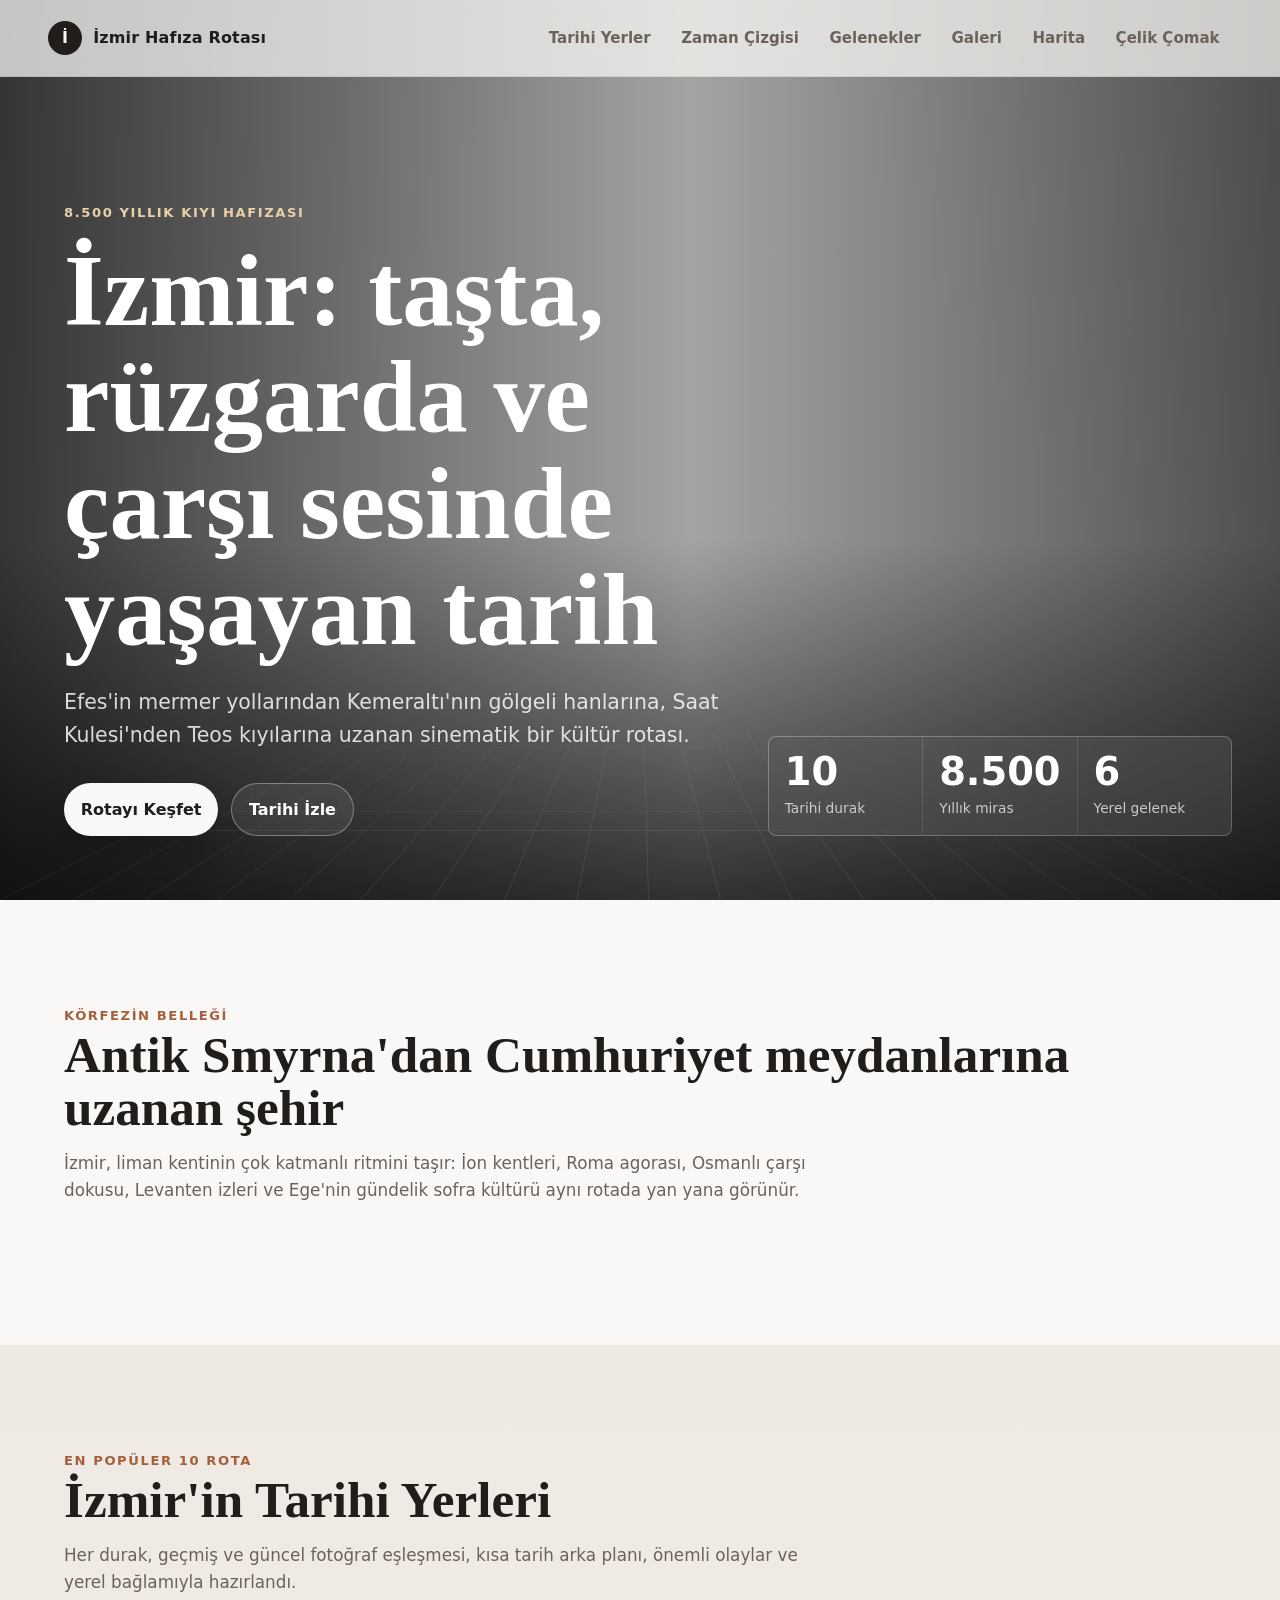
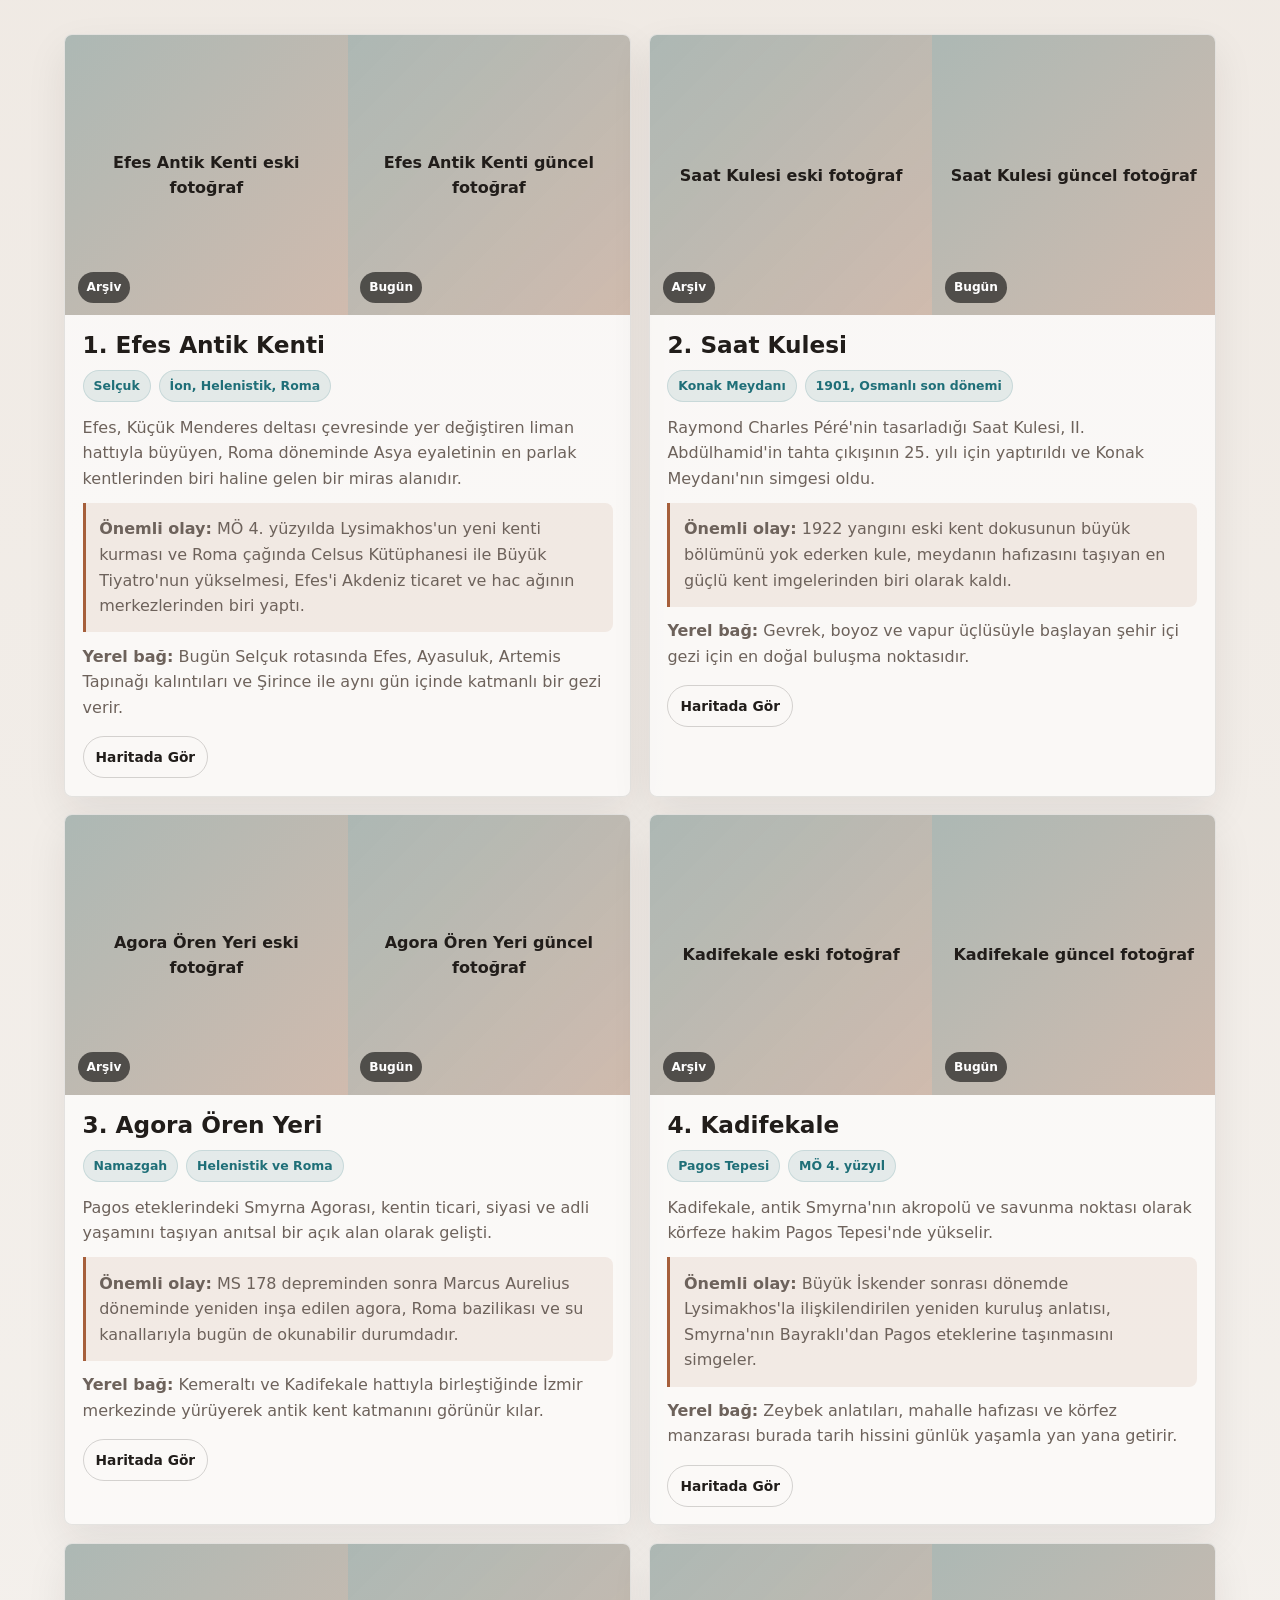
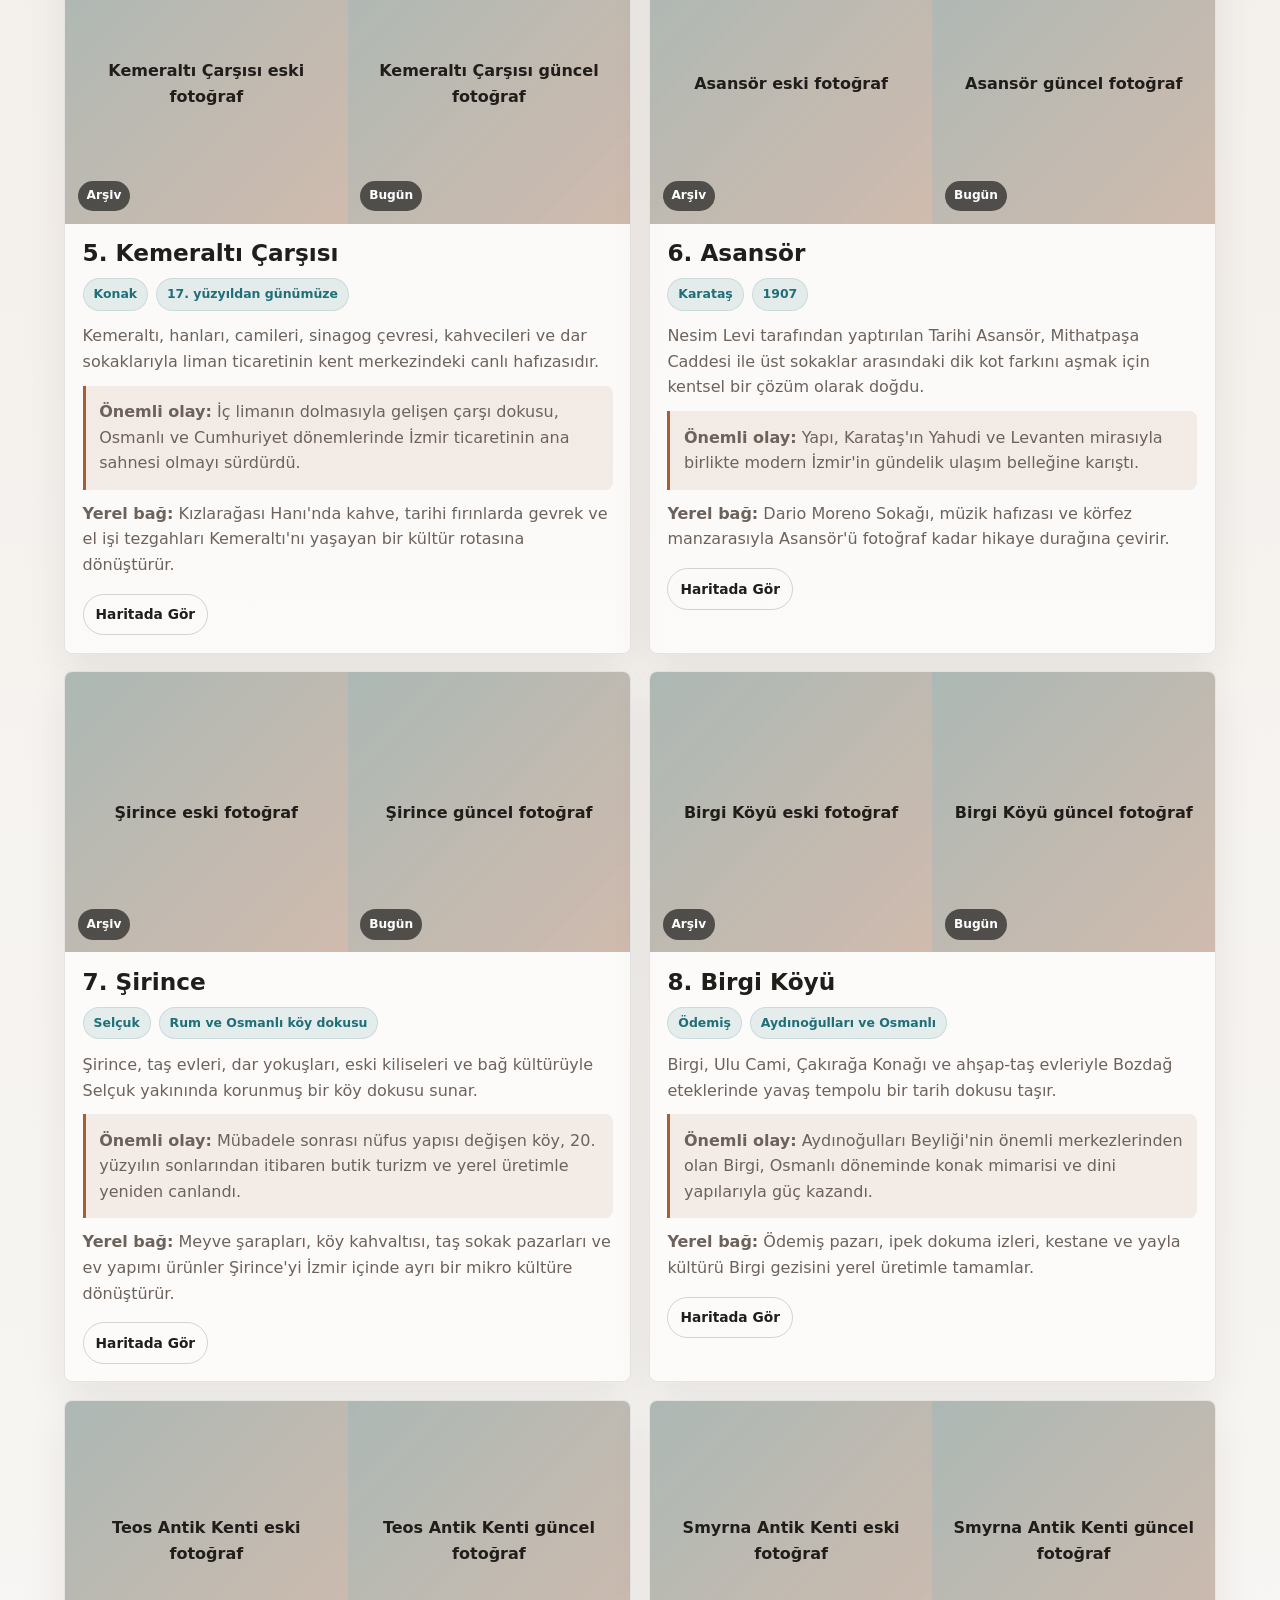
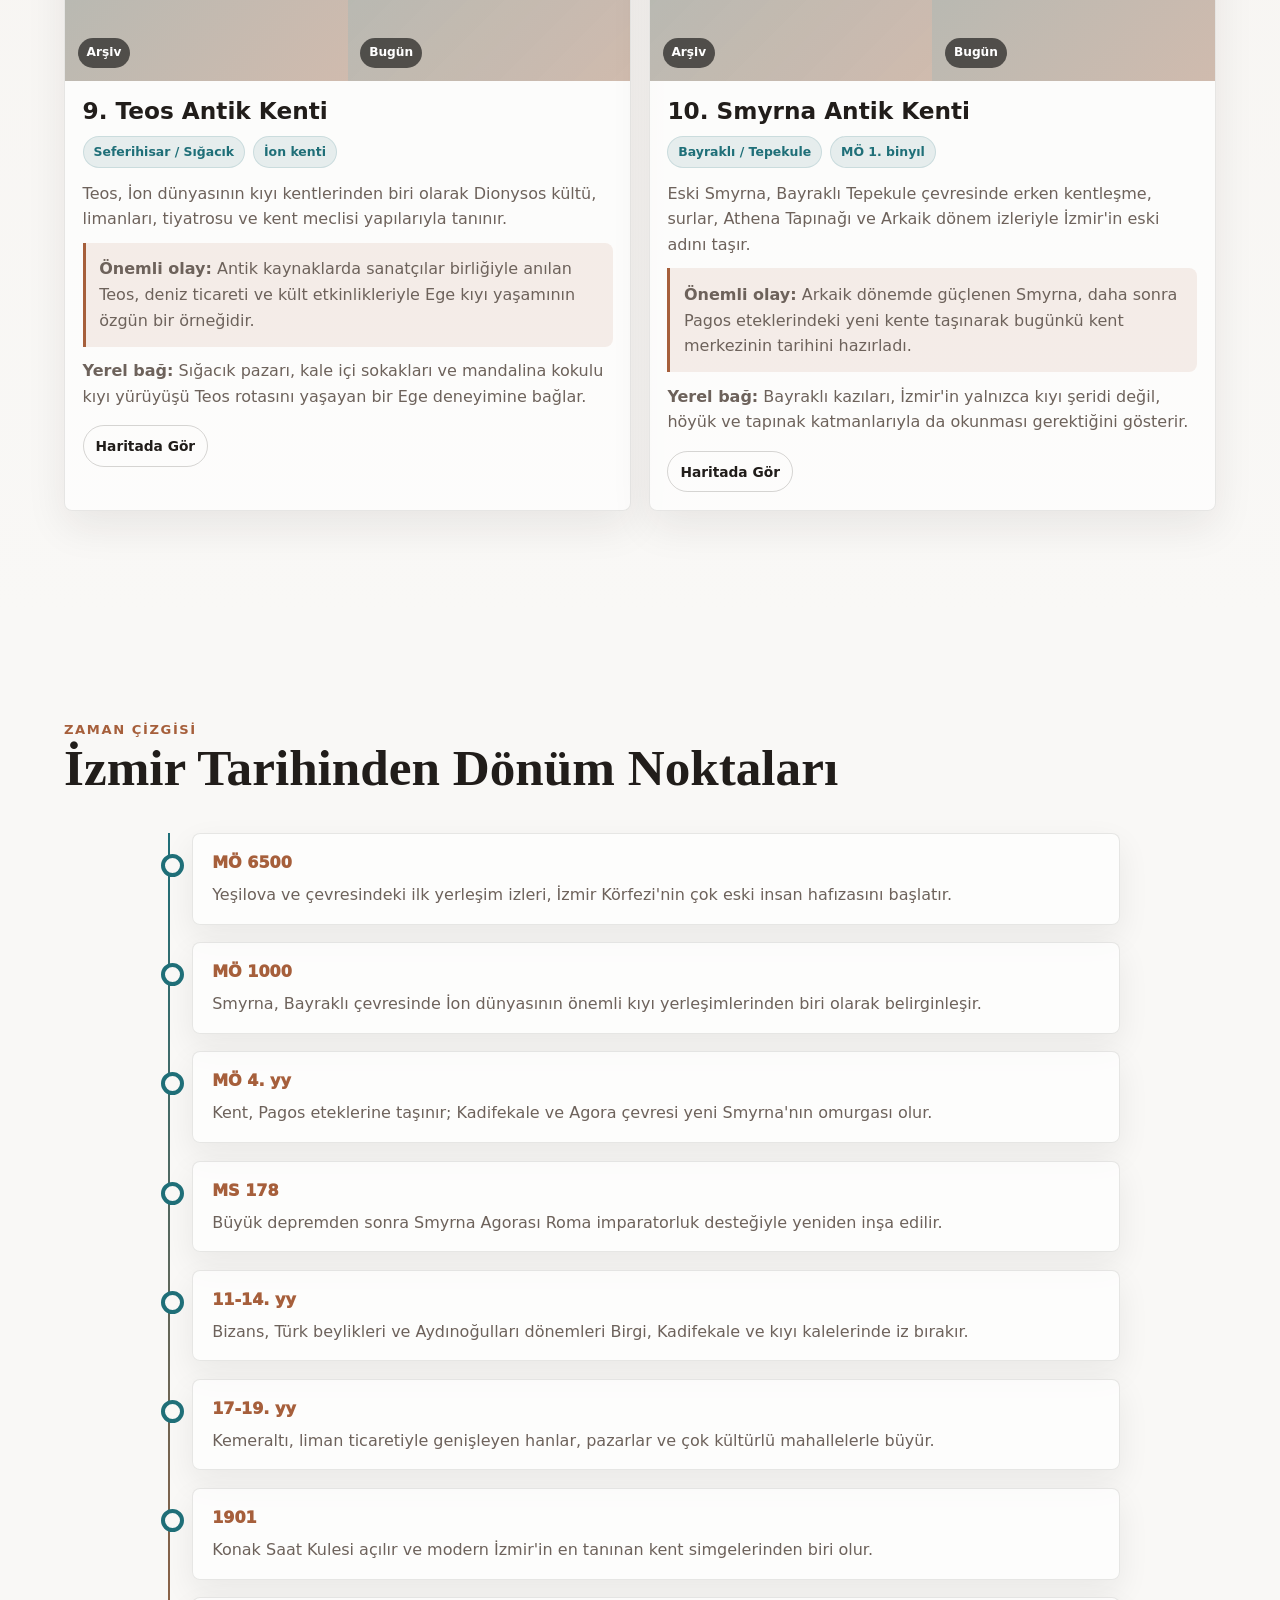
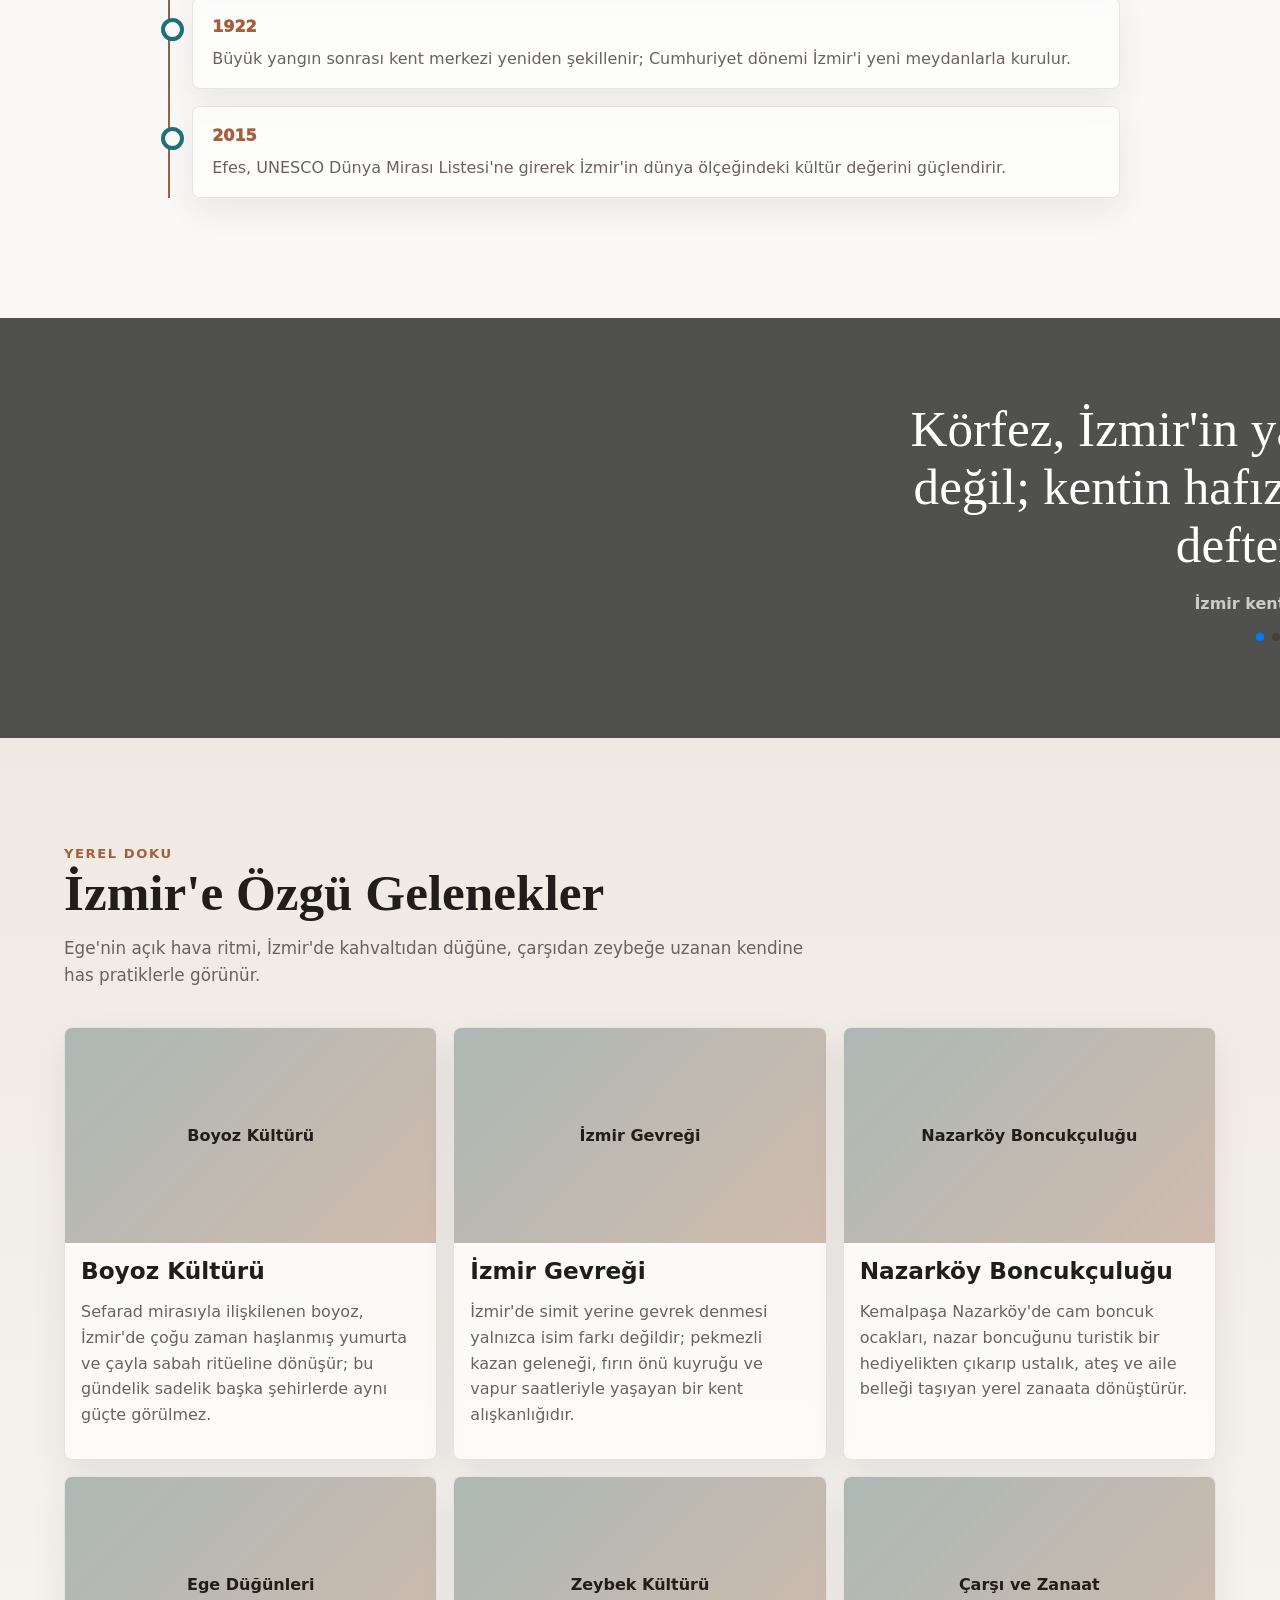
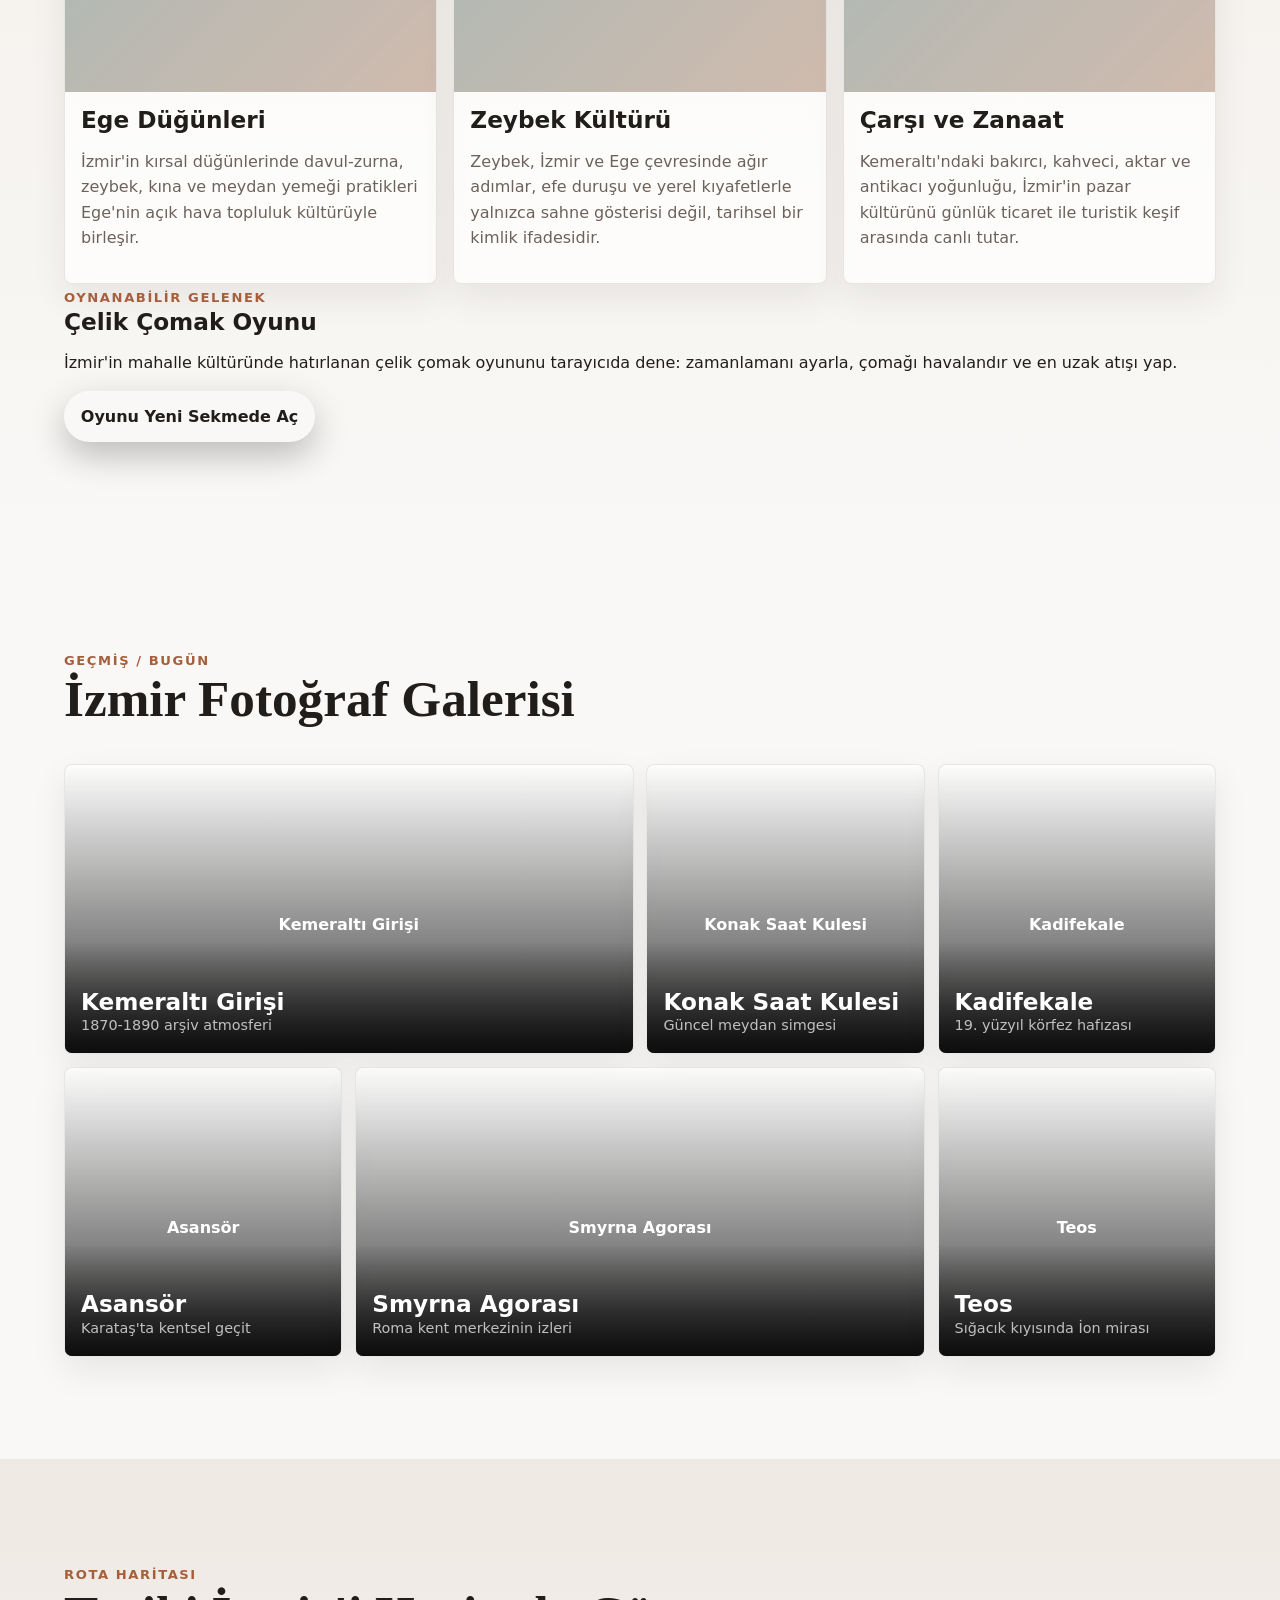
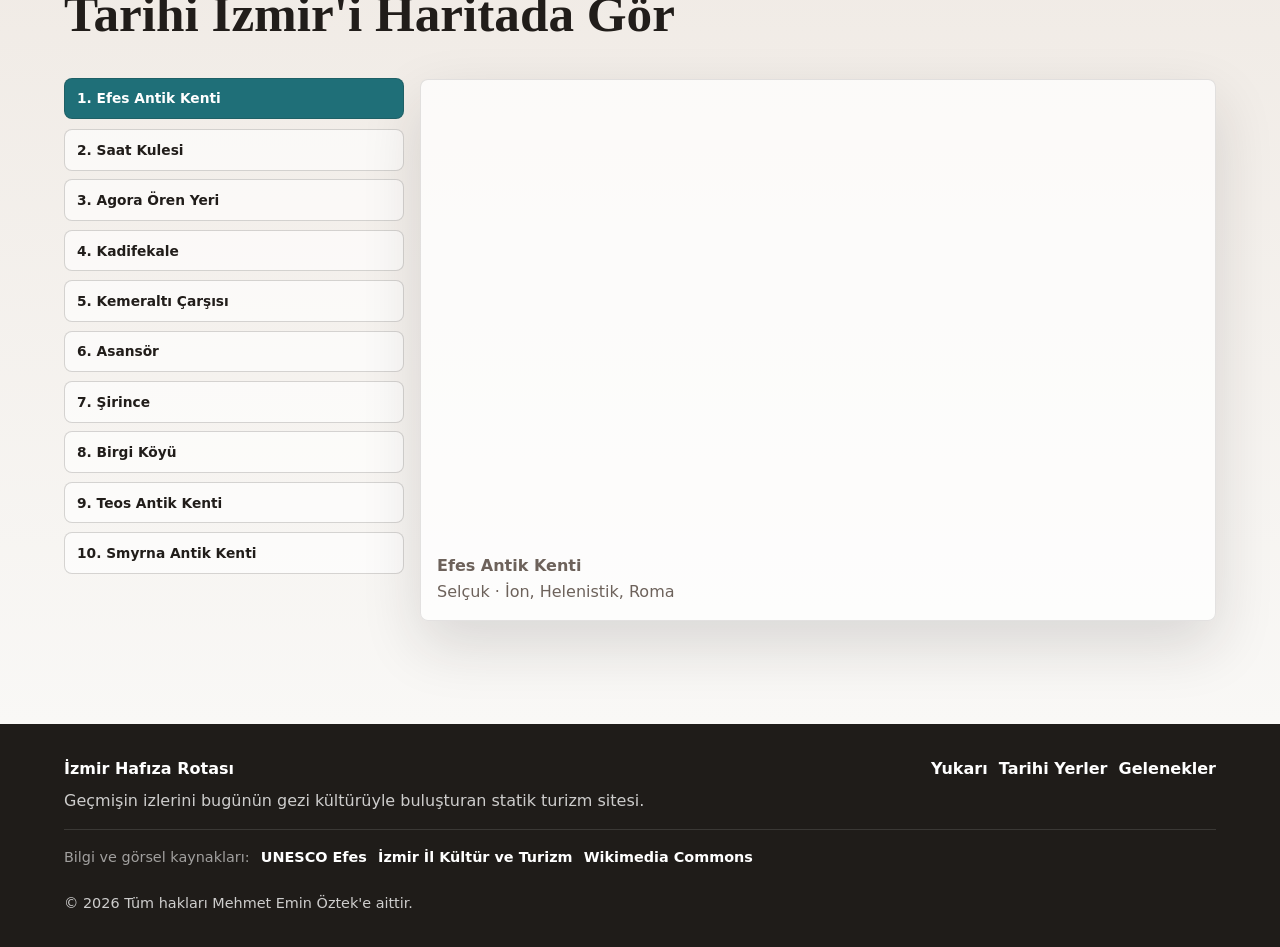
<file: index.html>
<!DOCTYPE html>
<html lang="tr">
  <head>
    <meta charset="UTF-8" />
    <meta name="viewport" content="width=device-width, initial-scale=1.0" />
    <title>İzmir Tarihi Yerler ve Kültür Rehberi</title>
    <meta
      name="description"
      content="İzmir'in en popüler tarihi yerleri, antik kentleri, yerel gelenekleri ve geçmişten bugüne fotoğraf karşılaştırmalarıyla modern turizm rehberi."
    />
    <meta
      name="keywords"
      content="İzmir tarihi yerler, İzmir turistik mekanlar, Efes Antik Kenti, İzmir gezi rehberi, İzmir tarihi, İzmir kültürü"
    />
    <meta name="author" content="Onur Arda Özcan" />
    <meta property="og:title" content="İzmir Tarihi Yerler ve Kültür Rehberi" />
    <meta
      property="og:description"
      content="Efes'ten Kemeraltı'na, Kadifekale'den Teos'a uzanan sinematik İzmir tarihi ve kültür deneyimi."
    />
    <meta property="og:type" content="website" />
    <meta name="theme-color" content="#EFE9E3" />

    <link rel="preconnect" href="https://commons.wikimedia.org" />
    <link rel="preconnect" href="https://cdn.jsdelivr.net" />
    <link rel="stylesheet" href="https://cdn.jsdelivr.net/npm/aos@2.3.4/dist/aos.css" />
    <link rel="stylesheet" href="https://cdn.jsdelivr.net/npm/swiper@11/swiper-bundle.min.css" />
    <link rel="stylesheet" href="style.css" />
  </head>
  <body>
    <div class="scroll-progress" aria-hidden="true"></div>

    <div class="loader" aria-label="Sayfa yükleniyor">
      <div class="loader-mark">
        <div class="sun"></div>
        <div class="skyline">
          <span></span><span></span><span></span><span></span><span></span>
        </div>
      </div>
      <p>İzmir'in katmanları açılıyor</p>
    </div>

    <header class="site-header" id="top">
      <a class="brand" href="#top" aria-label="Ana sayfa">
        <span class="brand-mark">İ</span>
        <span>İzmir Hafıza Rotası</span>
      </a>
      <button class="nav-toggle" aria-label="Menüyü aç" aria-expanded="false">
        <span></span><span></span><span></span>
      </button>
      <nav class="main-nav" aria-label="Ana menü">
        <a href="#yerler">Tarihi Yerler</a>
        <a href="#zaman">Zaman Çizgisi</a>
        <a href="#gelenekler">Gelenekler</a>
        <a href="#galeri">Galeri</a>
        <a href="#harita">Harita</a>
        <a href="Gme.html" target="_blank" rel="noreferrer">Çelik Çomak</a>
      </nav>
    </header>

    <main>
      <section class="hero" aria-labelledby="hero-title">
        <div class="hero-media" aria-hidden="true"></div>
        <div class="hero-overlay"></div>
        <div class="ambient-lines" aria-hidden="true"></div>
        <div class="hero-content">
          <p class="eyebrow" data-aos="fade-up">8.500 yıllık kıyı hafızası</p>
          <h1 id="hero-title" data-aos="fade-up" data-aos-delay="120">
            İzmir: taşta, rüzgarda ve çarşı sesinde yaşayan tarih
          </h1>
          <p class="hero-copy" data-aos="fade-up" data-aos-delay="240">
            Efes'in mermer yollarından Kemeraltı'nın gölgeli hanlarına, Saat Kulesi'nden
            Teos kıyılarına uzanan sinematik bir kültür rotası.
          </p>
          <div class="hero-actions" data-aos="fade-up" data-aos-delay="360">
            <a class="button primary" href="#yerler">Rotayı Keşfet</a>
            <a class="button ghost" href="#zaman">Tarihi İzle</a>
          </div>
        </div>
        <div class="hero-stats" data-aos="fade-left" data-aos-delay="420">
          <div><strong class="counter" data-target="10">0</strong><span>Tarihi durak</span></div>
          <div><strong class="counter" data-target="8500">0</strong><span>Yıllık miras</span></div>
          <div><strong class="counter" data-target="6">0</strong><span>Yerel gelenek</span></div>
        </div>
      </section>

      <section class="intro section-pad">
        <div class="section-heading" data-aos="fade-up">
          <span class="section-kicker">Körfezin belleği</span>
          <h2>Antik Smyrna'dan Cumhuriyet meydanlarına uzanan şehir</h2>
          <p>
            İzmir, liman kentinin çok katmanlı ritmini taşır: İon kentleri, Roma agorası,
            Osmanlı çarşı dokusu, Levanten izleri ve Ege'nin gündelik sofra kültürü aynı
            rotada yan yana görünür.
          </p>
        </div>
      </section>

      <section class="places section-pad" id="yerler" aria-labelledby="places-title">
        <div class="section-heading" data-aos="fade-up">
          <span class="section-kicker">En popüler 10 rota</span>
          <h2 id="places-title">İzmir'in Tarihi Yerleri</h2>
          <p>
            Her durak, geçmiş ve güncel fotoğraf eşleşmesi, kısa tarih arka planı,
            önemli olaylar ve yerel bağlamıyla hazırlandı.
          </p>
        </div>
        <div class="place-grid" id="placeGrid"></div>
      </section>

      <section class="timeline-section section-pad" id="zaman" aria-labelledby="timeline-title">
        <div class="section-heading" data-aos="fade-up">
          <span class="section-kicker">Zaman çizgisi</span>
          <h2 id="timeline-title">İzmir Tarihinden Dönüm Noktaları</h2>
        </div>
        <div class="timeline" id="timeline"></div>
      </section>

      <section class="quote-section" aria-label="Tarihi alıntılar">
        <div class="quote-bg"></div>
        <div class="quote-wrap" data-aos="zoom-in">
          <div class="swiper quote-swiper">
            <div class="swiper-wrapper" id="quoteSlides"></div>
            <div class="swiper-pagination"></div>
          </div>
        </div>
      </section>

      <section class="traditions section-pad" id="gelenekler" aria-labelledby="traditions-title">
        <div class="section-heading" data-aos="fade-up">
          <span class="section-kicker">Yerel doku</span>
          <h2 id="traditions-title">İzmir'e Özgü Gelenekler</h2>
          <p>
            Ege'nin açık hava ritmi, İzmir'de kahvaltıdan düğüne, çarşıdan zeybeğe
            uzanan kendine has pratiklerle görünür.
          </p>
        </div>
        <div class="tradition-grid" id="traditionGrid"></div>
        <div class="game-promo" data-aos="fade-up">
          <div>
            <span class="section-kicker">Oynanabilir gelenek</span>
            <h3>Çelik Çomak Oyunu</h3>
            <p>
              İzmir'in mahalle kültüründe hatırlanan çelik çomak oyununu tarayıcıda dene:
              zamanlamanı ayarla, çomağı havalandır ve en uzak atışı yap.
            </p>
          </div>
          <a class="button primary" href="Gme.html" target="_blank" rel="noreferrer">Oyunu Yeni Sekmede Aç</a>
        </div>
      </section>

      <section class="gallery section-pad" id="galeri" aria-labelledby="gallery-title">
        <div class="section-heading" data-aos="fade-up">
          <span class="section-kicker">Geçmiş / bugün</span>
          <h2 id="gallery-title">İzmir Fotoğraf Galerisi</h2>
        </div>
        <div class="gallery-grid" id="galleryGrid"></div>
      </section>

      <section class="map-section section-pad" id="harita" aria-labelledby="map-title">
        <div class="section-heading" data-aos="fade-up">
          <span class="section-kicker">Rota haritası</span>
          <h2 id="map-title">Tarihi İzmir'i Haritada Gör</h2>
        </div>
        <div class="map-layout" data-aos="fade-up">
          <div class="map-list" id="mapList"></div>
          <div class="map-frame">
            <iframe
              id="mapFrame"
              title="İzmir tarihi yerler haritası"
              loading="lazy"
              referrerpolicy="no-referrer-when-downgrade"
            ></iframe>
            <div class="map-caption" id="mapCaption"></div>
          </div>
        </div>
      </section>
    </main>

    <footer class="site-footer">
      <div>
        <strong>İzmir Hafıza Rotası</strong>
        <p>Geçmişin izlerini bugünün gezi kültürüyle buluşturan statik turizm sitesi.</p>
      </div>
      <div class="footer-links">
        <a href="#top">Yukarı</a>
        <a href="#yerler">Tarihi Yerler</a>
        <a href="#gelenekler">Gelenekler</a>
      </div>
      <div class="footer-sources">
        <span>Bilgi ve görsel kaynakları:</span>
        <a href="https://whc.unesco.org/en/list/1018/" target="_blank" rel="noreferrer">UNESCO Efes</a>
        <a href="https://izmir.ktb.gov.tr/EN-239243/historical-and-cultural-places.html" target="_blank" rel="noreferrer">İzmir İl Kültür ve Turizm</a>
        <a href="https://commons.wikimedia.org/" target="_blank" rel="noreferrer">Wikimedia Commons</a>
      </div>
      <p class="copyright">© 2026 Tüm hakları Mehmet Emin Öztek'e aittir.</p>
    </footer>

    <script src="https://cdn.jsdelivr.net/npm/gsap@3.12.5/dist/gsap.min.js"></script>
    <script src="https://cdn.jsdelivr.net/npm/aos@2.3.4/dist/aos.js"></script>
    <script src="https://cdn.jsdelivr.net/npm/swiper@11/swiper-bundle.min.js"></script>
    <script src="script.js"></script>
  </body>
</html>
</file>
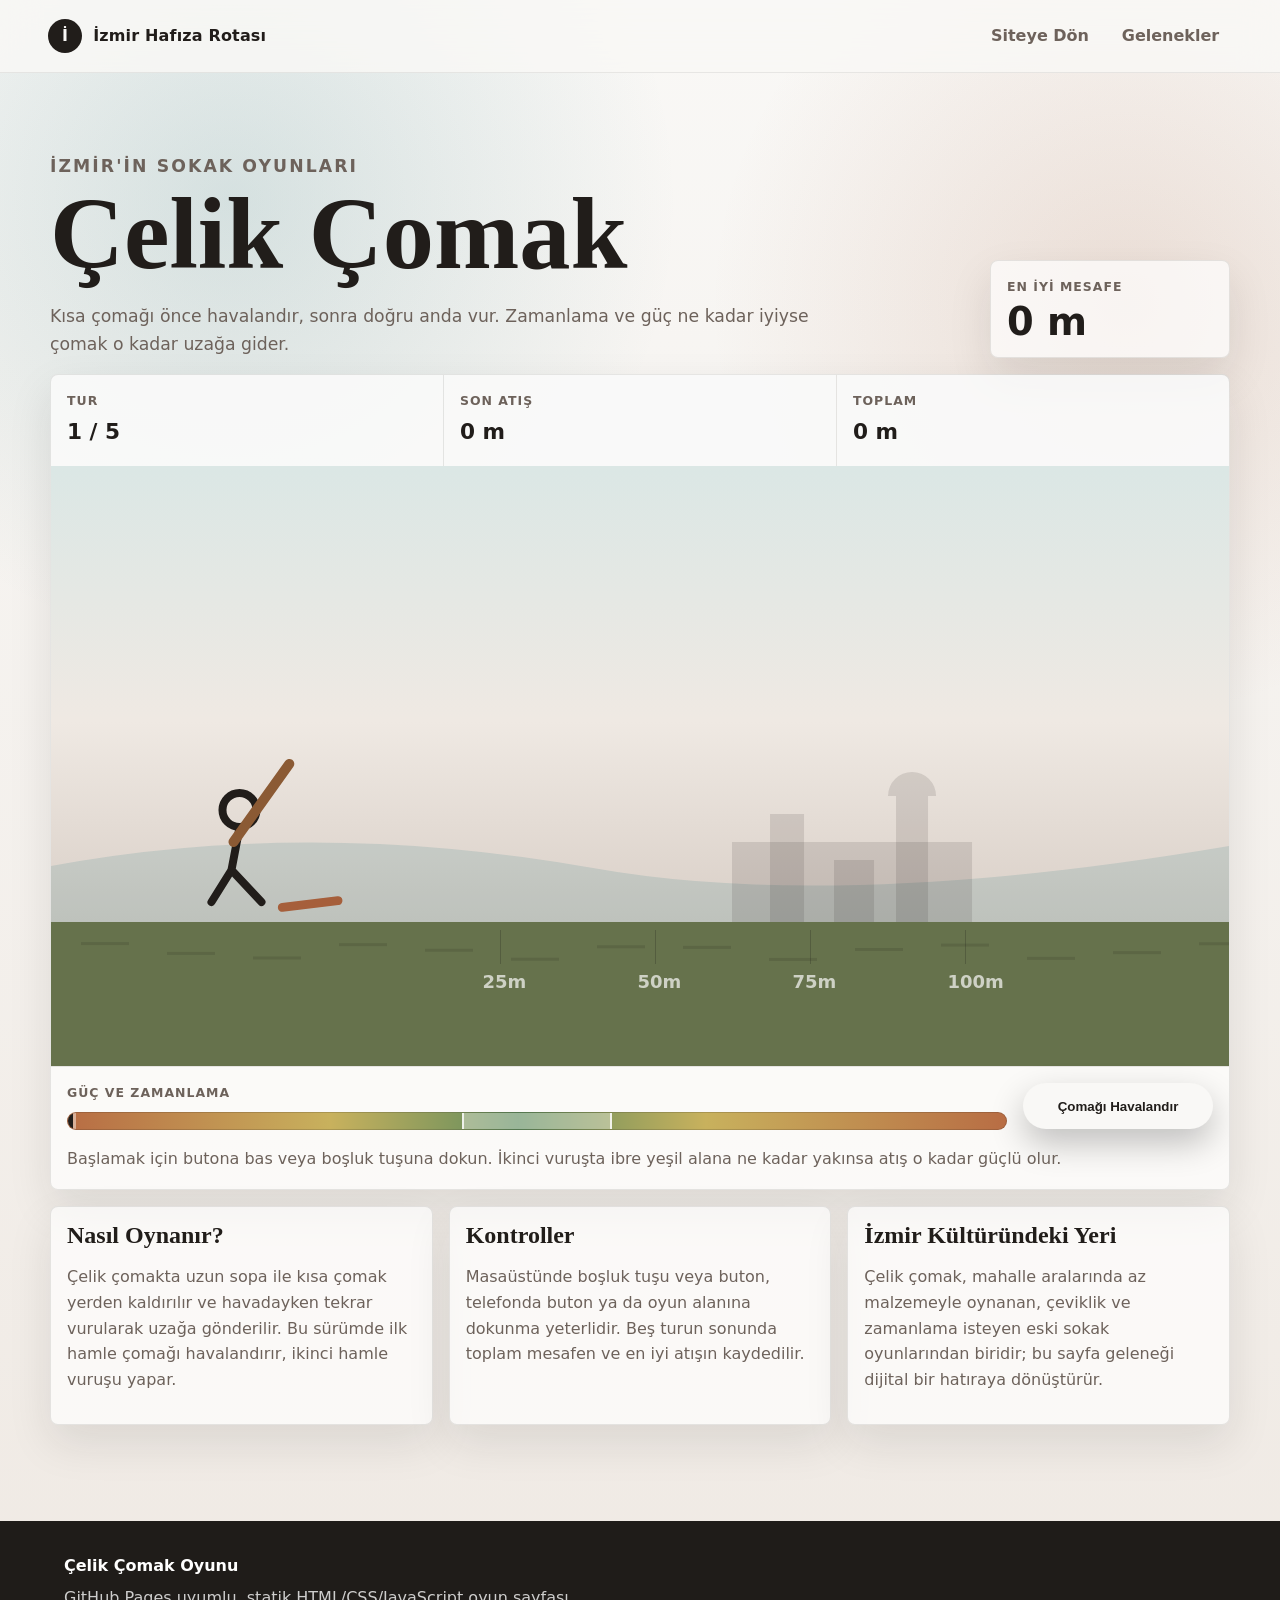
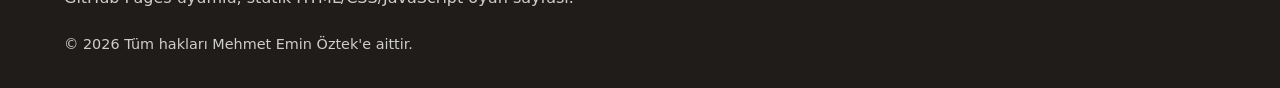
<file: Gme.html>
<!DOCTYPE html>
<html lang="tr">
  <head>
    <meta charset="UTF-8" />
    <meta name="viewport" content="width=device-width, initial-scale=1.0" />
    <title>Çelik Çomak Oyunu | İzmir Hafıza Rotası</title>
    <meta
      name="description"
      content="İzmir'in yerel mahalle oyunlarından çelik çomak için tarayıcıda oynanabilen HTML, CSS ve JavaScript oyunu."
    />
    <meta
      name="keywords"
      content="çelik çomak oyunu, İzmir yerel oyunları, geleneksel oyunlar, İzmir kültürü"
    />
    <meta name="author" content="Onur Arda Özcan" />
    <meta name="theme-color" content="#EFE9E3" />
    <link rel="stylesheet" href="style.css" />
    <link rel="stylesheet" href="game.css" />
  </head>
  <body class="game-body">
    <header class="game-header">
      <a class="brand" href="index.html" aria-label="Ana sayfaya dön">
        <span class="brand-mark">İ</span>
        <span>İzmir Hafıza Rotası</span>
      </a>
      <nav class="game-nav" aria-label="Oyun menüsü">
        <a href="index.html">Siteye Dön</a>
        <a href="index.html#gelenekler">Gelenekler</a>
      </nav>
    </header>

    <main class="game-shell">
      <section class="game-hero" aria-labelledby="game-title">
        <div>
          <p class="eyebrow">İzmir'in sokak oyunları</p>
          <h1 id="game-title">Çelik Çomak</h1>
          <p>
            Kısa çomağı önce havalandır, sonra doğru anda vur. Zamanlama ve güç ne kadar
            iyiyse çomak o kadar uzağa gider.
          </p>
        </div>
        <div class="game-score-card" aria-live="polite">
          <span>En İyi Mesafe</span>
          <strong id="bestScore">0 m</strong>
        </div>
      </section>

      <section class="game-stage-card" aria-label="Çelik çomak oyun alanı">
        <div class="game-topbar">
          <div>
            <span class="game-label">Tur</span>
            <strong id="roundText">1 / 5</strong>
          </div>
          <div>
            <span class="game-label">Son Atış</span>
            <strong id="lastScore">0 m</strong>
          </div>
          <div>
            <span class="game-label">Toplam</span>
            <strong id="totalScore">0 m</strong>
          </div>
        </div>

        <canvas id="gameCanvas" width="1100" height="560" aria-label="Çelik çomak oyun kanvası"></canvas>

        <div class="power-panel">
          <div>
            <span class="game-label">Güç ve zamanlama</span>
            <div class="power-track" aria-hidden="true">
              <span class="sweet-zone"></span>
              <span class="power-needle" id="powerNeedle"></span>
            </div>
          </div>
          <button class="button primary game-action" id="actionButton" type="button">Çomağı Havalandır</button>
        </div>

        <p class="game-message" id="gameMessage">
          Başlamak için butona bas veya boşluk tuşuna dokun. İkinci vuruşta ibre yeşil alana ne kadar yakınsa atış o kadar güçlü olur.
        </p>
      </section>

      <section class="game-info-grid">
        <article>
          <h2>Nasıl Oynanır?</h2>
          <p>
            Çelik çomakta uzun sopa ile kısa çomak yerden kaldırılır ve havadayken tekrar
            vurularak uzağa gönderilir. Bu sürümde ilk hamle çomağı havalandırır, ikinci hamle
            vuruşu yapar.
          </p>
        </article>
        <article>
          <h2>Kontroller</h2>
          <p>
            Masaüstünde boşluk tuşu veya buton, telefonda buton ya da oyun alanına dokunma
            yeterlidir. Beş turun sonunda toplam mesafen ve en iyi atışın kaydedilir.
          </p>
        </article>
        <article>
          <h2>İzmir Kültüründeki Yeri</h2>
          <p>
            Çelik çomak, mahalle aralarında az malzemeyle oynanan, çeviklik ve zamanlama isteyen
            eski sokak oyunlarından biridir; bu sayfa geleneği dijital bir hatıraya dönüştürür.
          </p>
        </article>
      </section>
    </main>

    <footer class="site-footer game-footer">
      <div>
        <strong>Çelik Çomak Oyunu</strong>
        <p>GitHub Pages uyumlu, statik HTML/CSS/JavaScript oyun sayfası.</p>
      </div>
      <p class="copyright">© 2026 Tüm hakları Mehmet Emin Öztek'e aittir.</p>
    </footer>

    <script src="game.js"></script>
  </body>
</html>
</file>
<file: style.css>
:root {
  --paper: #f9f8f6;
  --stone: #efe9e3;
  --clay: #d9cfc7;
  --ink: #211d1a;
  --muted: #6d625b;
  --sea: #1f6f78;
  --olive: #66724c;
  --copper: #a65f3b;
  --shadow: 0 24px 60px rgba(33, 29, 26, 0.14);
  --radius: 8px;
  --max: 1180px;
}

* {
  box-sizing: border-box;
}

html {
  scroll-behavior: smooth;
}

body {
  margin: 0;
  color: var(--ink);
  background:
    linear-gradient(120deg, rgba(31, 111, 120, 0.08), transparent 32rem),
    linear-gradient(240deg, rgba(166, 95, 59, 0.08), transparent 28rem),
    var(--paper);
  font-family: Inter, ui-sans-serif, system-ui, -apple-system, BlinkMacSystemFont, "Segoe UI", sans-serif;
  line-height: 1.6;
  overflow-x: hidden;
}

img {
  display: block;
  max-width: 100%;
}

a {
  color: inherit;
  text-decoration: none;
}

.scroll-progress {
  position: fixed;
  top: 0;
  left: 0;
  z-index: 1000;
  width: 0%;
  height: 4px;
  background: linear-gradient(90deg, var(--sea), var(--copper));
}

.loader {
  position: fixed;
  inset: 0;
  z-index: 9999;
  display: grid;
  place-items: center;
  align-content: center;
  gap: 1.2rem;
  background: var(--paper);
  transition: opacity 0.45s ease, visibility 0.45s ease;
}

.loader.hide {
  opacity: 0;
  visibility: hidden;
}

.loader p {
  margin: 0;
  color: var(--muted);
  font-size: 0.92rem;
  letter-spacing: 0.08em;
  text-transform: uppercase;
}

.loader-mark {
  position: relative;
  width: 180px;
  height: 104px;
  overflow: hidden;
  border-bottom: 2px solid var(--ink);
}

.sun {
  position: absolute;
  right: 18px;
  bottom: 28px;
  width: 54px;
  height: 54px;
  border-radius: 50%;
  background: #c9874d;
  animation: rise 1.45s cubic-bezier(0.16, 1, 0.3, 1) forwards;
}

.skyline {
  position: absolute;
  bottom: 0;
  left: 8px;
  right: 8px;
  display: flex;
  align-items: end;
  gap: 8px;
}

.skyline span {
  display: block;
  width: 24px;
  background: var(--ink);
  transform-origin: bottom;
  animation: skyline 1s ease forwards;
}

.skyline span:nth-child(1) { height: 28px; animation-delay: 0.05s; }
.skyline span:nth-child(2) { height: 52px; animation-delay: 0.12s; }
.skyline span:nth-child(3) { height: 38px; animation-delay: 0.19s; }
.skyline span:nth-child(4) { height: 74px; animation-delay: 0.26s; }
.skyline span:nth-child(5) { height: 34px; animation-delay: 0.33s; }

@keyframes rise {
  from { transform: translateY(70px); opacity: 0; }
  to { transform: translateY(0); opacity: 1; }
}

@keyframes skyline {
  from { transform: scaleY(0); }
  to { transform: scaleY(1); }
}

.site-header {
  position: fixed;
  top: 0;
  left: 0;
  right: 0;
  z-index: 900;
  display: flex;
  align-items: center;
  justify-content: space-between;
  gap: 1rem;
  padding: 1rem clamp(1rem, 4vw, 3rem);
  background: rgba(249, 248, 246, 0.74);
  border-bottom: 1px solid rgba(33, 29, 26, 0.08);
  backdrop-filter: blur(18px);
}

.brand,
.main-nav {
  display: flex;
  align-items: center;
}

.brand {
  gap: 0.7rem;
  font-weight: 800;
  letter-spacing: 0.01em;
}

.brand-mark {
  display: grid;
  place-items: center;
  width: 34px;
  height: 34px;
  color: var(--paper);
  background: var(--ink);
  border-radius: 50%;
}

.main-nav {
  gap: 0.35rem;
}

.main-nav a {
  padding: 0.62rem 0.78rem;
  color: var(--muted);
  font-size: 0.94rem;
  font-weight: 700;
  border-radius: 999px;
  transition: color 0.2s ease, background 0.2s ease;
}

.main-nav a:hover {
  color: var(--ink);
  background: rgba(31, 111, 120, 0.1);
}

.nav-toggle {
  display: none;
  width: 44px;
  height: 44px;
  border: 1px solid rgba(33, 29, 26, 0.14);
  background: rgba(255, 255, 255, 0.45);
  border-radius: 999px;
}

.nav-toggle span {
  display: block;
  width: 18px;
  height: 2px;
  margin: 4px auto;
  background: var(--ink);
}

.hero {
  position: relative;
  min-height: 100svh;
  display: grid;
  align-items: end;
  padding: 8rem clamp(1rem, 5vw, 4rem) 4rem;
  overflow: hidden;
  color: #fff;
}

.hero-media,
.hero-overlay,
.ambient-lines {
  position: absolute;
  inset: 0;
}

.hero-media {
  background-image: url("https://commons.wikimedia.org/wiki/Special:FilePath/%C4%B0zmir%20Clock%20Tower%2C%202026.jpg?width=1800");
  background-position: center;
  background-size: cover;
  transform: scale(1.08);
  animation: heroZoom 18s ease-in-out infinite alternate;
}

.hero-overlay {
  background:
    linear-gradient(90deg, rgba(0, 0, 0, 0.78), rgba(0, 0, 0, 0.34) 54%, rgba(0, 0, 0, 0.68)),
    linear-gradient(0deg, rgba(0, 0, 0, 0.7), transparent 40%);
}

.ambient-lines {
  opacity: 0.18;
  background-image:
    linear-gradient(90deg, rgba(255, 255, 255, 0.5) 1px, transparent 1px),
    linear-gradient(0deg, rgba(255, 255, 255, 0.5) 1px, transparent 1px);
  background-size: 72px 72px;
  transform: perspective(600px) rotateX(62deg) translateY(15%);
  transform-origin: bottom;
}

@keyframes heroZoom {
  from { transform: scale(1.06) translateY(0); }
  to { transform: scale(1.16) translateY(-1.8rem); }
}

.hero-content {
  position: relative;
  z-index: 2;
  max-width: 800px;
}

.eyebrow,
.section-kicker {
  margin: 0 0 0.9rem;
  color: var(--copper);
  font-size: 0.82rem;
  font-weight: 900;
  letter-spacing: 0.12em;
  text-transform: uppercase;
}

.hero .eyebrow {
  color: #ead0a8;
}

h1,
h2,
h3 {
  margin: 0;
  line-height: 1.04;
  letter-spacing: 0;
}

h1 {
  max-width: 13ch;
  font-family: Georgia, "Times New Roman", serif;
  font-size: clamp(3.2rem, 8vw, 7.4rem);
  font-weight: 700;
}

h2 {
  font-family: Georgia, "Times New Roman", serif;
  font-size: clamp(2.1rem, 4vw, 4.15rem);
}

h3 {
  font-size: 1.45rem;
}

.hero-copy {
  max-width: 680px;
  margin: 1.4rem 0 0;
  color: rgba(255, 255, 255, 0.82);
  font-size: clamp(1.05rem, 2vw, 1.28rem);
}

.hero-actions {
  display: flex;
  flex-wrap: wrap;
  gap: 0.8rem;
  margin-top: 2rem;
}

.button {
  display: inline-flex;
  align-items: center;
  justify-content: center;
  min-height: 46px;
  padding: 0.78rem 1.05rem;
  font-weight: 900;
  border-radius: 999px;
  transition: transform 0.2s ease, box-shadow 0.2s ease, background 0.2s ease;
}

.button:hover {
  transform: translateY(-2px);
}

.button.primary {
  color: var(--ink);
  background: var(--paper);
  box-shadow: 0 14px 34px rgba(0, 0, 0, 0.24);
}

.button.ghost {
  color: #fff;
  border: 1px solid rgba(255, 255, 255, 0.34);
  background: rgba(255, 255, 255, 0.08);
}

.hero-stats {
  position: absolute;
  right: clamp(1rem, 4vw, 3rem);
  bottom: 4rem;
  z-index: 2;
  display: grid;
  grid-template-columns: repeat(3, minmax(96px, 1fr));
  gap: 1px;
  overflow: hidden;
  max-width: 560px;
  background: rgba(255, 255, 255, 0.16);
  border: 1px solid rgba(255, 255, 255, 0.16);
  border-radius: var(--radius);
  backdrop-filter: blur(14px);
}

.hero-stats div {
  padding: 1rem;
  background: rgba(0, 0, 0, 0.22);
}

.hero-stats strong {
  display: block;
  font-size: clamp(1.7rem, 3vw, 2.5rem);
  line-height: 1;
}

.hero-stats span {
  display: block;
  margin-top: 0.38rem;
  color: rgba(255, 255, 255, 0.72);
  font-size: 0.86rem;
}

.section-pad {
  padding: clamp(4rem, 8vw, 7rem) clamp(1rem, 5vw, 4rem);
}

.section-heading {
  max-width: var(--max);
  margin: 0 auto 2.4rem;
}

.section-heading p {
  max-width: 760px;
  margin: 1rem 0 0;
  color: var(--muted);
  font-size: 1.05rem;
}

.intro {
  background: var(--paper);
}

.places,
.traditions,
.map-section {
  background: linear-gradient(180deg, var(--stone), var(--paper));
}

.place-grid {
  display: grid;
  grid-template-columns: repeat(2, minmax(0, 1fr));
  gap: 1.1rem;
  max-width: var(--max);
  margin: 0 auto;
}

.place-card {
  position: relative;
  overflow: hidden;
  background: rgba(255, 255, 255, 0.62);
  border: 1px solid rgba(33, 29, 26, 0.1);
  border-radius: var(--radius);
  box-shadow: 0 16px 40px rgba(33, 29, 26, 0.08);
  transition: transform 0.28s ease, box-shadow 0.28s ease;
}

.place-card:hover {
  transform: translateY(-6px);
  box-shadow: var(--shadow);
}

.compare {
  display: grid;
  grid-template-columns: 1fr 1fr;
  min-height: 280px;
}

.compare figure {
  position: relative;
  min-height: 280px;
  margin: 0;
  overflow: hidden;
  background: var(--clay);
}

.compare img,
.gallery-item img,
.tradition-card img {
  width: 100%;
  height: 100%;
  object-fit: cover;
  transition: transform 0.7s ease, filter 0.7s ease;
}

.place-card:hover img,
.gallery-item:hover img,
.tradition-card:hover img {
  transform: scale(1.08);
  filter: saturate(1.08);
}

.compare figcaption {
  position: absolute;
  left: 0.8rem;
  bottom: 0.8rem;
  padding: 0.34rem 0.55rem;
  color: #fff;
  background: rgba(0, 0, 0, 0.58);
  border-radius: 999px;
  font-size: 0.76rem;
  font-weight: 900;
}

.place-body {
  padding: 1.1rem;
}

.place-meta {
  display: flex;
  flex-wrap: wrap;
  gap: 0.5rem;
  margin: 0.8rem 0;
}

.pill {
  display: inline-flex;
  align-items: center;
  min-height: 30px;
  padding: 0.32rem 0.62rem;
  color: var(--sea);
  background: rgba(31, 111, 120, 0.1);
  border: 1px solid rgba(31, 111, 120, 0.14);
  border-radius: 999px;
  font-size: 0.78rem;
  font-weight: 900;
}

.place-body p {
  margin: 0.7rem 0;
  color: var(--muted);
}

.event {
  padding: 0.85rem;
  color: var(--ink);
  background: rgba(166, 95, 59, 0.1);
  border-left: 3px solid var(--copper);
  border-radius: 0 var(--radius) var(--radius) 0;
}

.card-actions {
  display: flex;
  flex-wrap: wrap;
  gap: 0.55rem;
  margin-top: 1rem;
}

.mini-button,
.map-button {
  min-height: 38px;
  padding: 0.55rem 0.75rem;
  color: var(--ink);
  background: transparent;
  border: 1px solid rgba(33, 29, 26, 0.18);
  border-radius: 999px;
  font: inherit;
  font-size: 0.86rem;
  font-weight: 900;
  cursor: pointer;
  transition: background 0.2s ease, color 0.2s ease, transform 0.2s ease;
}

.mini-button:hover,
.map-button:hover,
.map-button.active {
  color: #fff;
  background: var(--sea);
  transform: translateY(-1px);
}

.timeline-section {
  background: var(--paper);
}

.timeline {
  position: relative;
  max-width: 960px;
  margin: 0 auto;
  padding-left: 2rem;
}

.timeline::before {
  content: "";
  position: absolute;
  top: 0;
  bottom: 0;
  left: 0.5rem;
  width: 2px;
  background: linear-gradient(var(--sea), var(--copper));
}

.timeline-item {
  position: relative;
  margin: 0 0 1.1rem;
  padding: 1rem 1rem 1rem 1.2rem;
  background: rgba(255, 255, 255, 0.66);
  border: 1px solid rgba(33, 29, 26, 0.1);
  border-radius: var(--radius);
  box-shadow: 0 12px 32px rgba(33, 29, 26, 0.07);
}

.timeline-item::before {
  content: "";
  position: absolute;
  top: 1.25rem;
  left: -2rem;
  width: 15px;
  height: 15px;
  background: var(--paper);
  border: 4px solid var(--sea);
  border-radius: 50%;
}

.timeline-year {
  display: inline-block;
  margin-bottom: 0.4rem;
  color: var(--copper);
  font-weight: 950;
}

.timeline-item p {
  margin: 0;
  color: var(--muted);
}

.quote-section {
  position: relative;
  min-height: 420px;
  display: grid;
  place-items: center;
  padding: 5rem 1rem;
  overflow: hidden;
  color: #fff;
}

.quote-bg {
  position: absolute;
  inset: 0;
  background:
    linear-gradient(rgba(0, 0, 0, 0.68), rgba(0, 0, 0, 0.68)),
    url("https://commons.wikimedia.org/wiki/Special:FilePath/Entrance%20of%20the%20Kemeralt%C4%B1%201870-1890.jpg?width=1500") center/cover;
  transform: scale(1.08);
}

.quote-wrap {
  position: relative;
  z-index: 1;
  width: min(840px, 100%);
  text-align: center;
}

.quote-slide {
  padding: 0 1rem 2.5rem;
}

.quote-slide blockquote {
  margin: 0;
  font-family: Georgia, "Times New Roman", serif;
  font-size: clamp(1.75rem, 4vw, 3.5rem);
  line-height: 1.14;
}

.quote-slide cite {
  display: block;
  margin-top: 1rem;
  color: rgba(255, 255, 255, 0.7);
  font-style: normal;
  font-weight: 800;
}

.tradition-grid {
  display: grid;
  grid-template-columns: repeat(3, minmax(0, 1fr));
  gap: 1rem;
  max-width: var(--max);
  margin: 0 auto;
}

.tradition-card,
.gallery-item {
  overflow: hidden;
  background: rgba(255, 255, 255, 0.68);
  border: 1px solid rgba(33, 29, 26, 0.1);
  border-radius: var(--radius);
  box-shadow: 0 14px 34px rgba(33, 29, 26, 0.08);
}

.tradition-card .image-wrap {
  height: 215px;
  overflow: hidden;
}

.tradition-card div:not(.image-wrap) {
  padding: 1rem;
}

.tradition-card p,
.gallery-item p {
  color: var(--muted);
}

.gallery {
  background: var(--paper);
}

.gallery-grid {
  display: grid;
  grid-template-columns: repeat(4, minmax(0, 1fr));
  gap: 0.8rem;
  max-width: var(--max);
  margin: 0 auto;
}

.gallery-item {
  position: relative;
  min-height: 290px;
}

.gallery-item.large {
  grid-column: span 2;
}

.gallery-item img {
  position: absolute;
  inset: 0;
}

.gallery-item div {
  position: absolute;
  left: 0;
  right: 0;
  bottom: 0;
  z-index: 1;
  padding: 3rem 1rem 1rem;
  color: #fff;
  background: linear-gradient(transparent, rgba(0, 0, 0, 0.78));
}

.gallery-item p,
.gallery-item h3 {
  margin: 0;
}

.gallery-item p {
  color: rgba(255, 255, 255, 0.72);
  font-size: 0.9rem;
}

.map-layout {
  display: grid;
  grid-template-columns: 340px minmax(0, 1fr);
  gap: 1rem;
  max-width: var(--max);
  margin: 0 auto;
}

.map-list {
  display: grid;
  gap: 0.55rem;
  align-content: start;
}

.map-button {
  width: 100%;
  text-align: left;
  border-radius: var(--radius);
  background: rgba(255, 255, 255, 0.62);
}

.map-frame {
  overflow: hidden;
  min-height: 520px;
  background: rgba(255, 255, 255, 0.72);
  border: 1px solid rgba(33, 29, 26, 0.12);
  border-radius: var(--radius);
  box-shadow: var(--shadow);
}

.map-frame iframe {
  width: 100%;
  height: 450px;
  border: 0;
}

.map-caption {
  padding: 1rem;
  color: var(--muted);
}

.site-footer {
  display: grid;
  grid-template-columns: minmax(0, 1fr) auto;
  gap: 1rem;
  padding: 2rem clamp(1rem, 5vw, 4rem);
  color: rgba(255, 255, 255, 0.78);
  background: #1f1c19;
}

.site-footer strong {
  color: #fff;
}

.site-footer p {
  margin: 0.4rem 0 0;
}

.footer-links {
  display: flex;
  flex-wrap: wrap;
  gap: 0.7rem;
  justify-content: end;
}

.footer-links a {
  color: #fff;
  font-weight: 800;
}

.footer-sources,
.copyright {
  grid-column: 1 / -1;
  padding-top: 1rem;
  border-top: 1px solid rgba(255, 255, 255, 0.12);
  font-size: 0.9rem;
}

.footer-sources {
  display: flex;
  flex-wrap: wrap;
  gap: 0.7rem;
}

.footer-sources span {
  color: rgba(255, 255, 255, 0.58);
}

.footer-sources a {
  color: #fff;
  font-weight: 800;
}

.copyright {
  padding-top: 0;
  border-top: 0;
}

.image-fallback {
  display: grid;
  place-items: center;
  min-height: 100%;
  padding: 1rem;
  color: var(--ink);
  background:
    linear-gradient(135deg, rgba(31, 111, 120, 0.24), rgba(166, 95, 59, 0.18)),
    var(--clay);
  text-align: center;
  font-weight: 900;
}

@media (max-width: 980px) {
  .hero {
    min-height: 920px;
  }

  .hero-stats {
    position: relative;
    right: auto;
    bottom: auto;
    margin-top: 2rem;
  }

  .place-grid,
  .tradition-grid,
  .map-layout {
    grid-template-columns: 1fr;
  }

  .gallery-grid {
    grid-template-columns: repeat(2, minmax(0, 1fr));
  }
}

@media (max-width: 760px) {
  .site-header {
    padding: 0.75rem 1rem;
  }

  .nav-toggle {
    display: block;
  }

  .main-nav {
    position: absolute;
    top: calc(100% + 0.5rem);
    left: 1rem;
    right: 1rem;
    display: none;
    flex-direction: column;
    align-items: stretch;
    padding: 0.5rem;
    background: rgba(249, 248, 246, 0.96);
    border: 1px solid rgba(33, 29, 26, 0.1);
    border-radius: var(--radius);
    box-shadow: var(--shadow);
  }

  .main-nav.open {
    display: flex;
  }

  .main-nav a {
    border-radius: var(--radius);
  }

  .hero {
    min-height: 860px;
    padding-top: 7rem;
  }

  .hero-stats {
    grid-template-columns: 1fr;
    width: 100%;
  }

  .compare {
    grid-template-columns: 1fr;
  }

  .gallery-grid,
  .gallery-item.large {
    grid-template-columns: 1fr;
    grid-column: auto;
  }

  .site-footer {
    grid-template-columns: 1fr;
  }

  .footer-links {
    justify-content: start;
  }
}

@media (prefers-reduced-motion: reduce) {
  *,
  *::before,
  *::after {
    scroll-behavior: auto !important;
    animation-duration: 0.001ms !important;
    animation-iteration-count: 1 !important;
    transition-duration: 0.001ms !important;
  }
}
</file>
<file: game.css>
.game-body {
  min-height: 100vh;
  background:
    radial-gradient(circle at 18% 12%, rgba(31, 111, 120, 0.16), transparent 28rem),
    radial-gradient(circle at 88% 18%, rgba(166, 95, 59, 0.16), transparent 26rem),
    linear-gradient(180deg, var(--paper), var(--stone));
}

.game-header {
  position: sticky;
  top: 0;
  z-index: 20;
  display: flex;
  align-items: center;
  justify-content: space-between;
  gap: 1rem;
  padding: 1rem clamp(1rem, 4vw, 3rem);
  background: rgba(249, 248, 246, 0.82);
  border-bottom: 1px solid rgba(33, 29, 26, 0.08);
  backdrop-filter: blur(18px);
}

.game-nav {
  display: flex;
  gap: 0.45rem;
}

.game-nav a {
  min-height: 38px;
  display: inline-flex;
  align-items: center;
  padding: 0.45rem 0.8rem;
  color: var(--muted);
  font-weight: 900;
  border-radius: 999px;
}

.game-nav a:hover {
  color: var(--ink);
  background: rgba(31, 111, 120, 0.1);
}

.game-shell {
  width: min(1180px, calc(100% - 2rem));
  margin: 0 auto;
  padding: clamp(2rem, 5vw, 4rem) 0;
}

.game-hero {
  display: grid;
  grid-template-columns: minmax(0, 1fr) 240px;
  gap: 1rem;
  align-items: end;
  margin-bottom: 1rem;
}

.game-hero h1 {
  max-width: none;
  color: var(--ink);
}

.game-hero p {
  max-width: 760px;
  margin: 1rem 0 0;
  color: var(--muted);
  font-size: 1.08rem;
}

.game-score-card,
.game-stage-card,
.game-info-grid article,
.game-promo {
  background: rgba(255, 255, 255, 0.68);
  border: 1px solid rgba(33, 29, 26, 0.1);
  border-radius: var(--radius);
  box-shadow: 0 18px 44px rgba(33, 29, 26, 0.1);
}

.game-score-card {
  padding: 1rem;
}

.game-score-card span,
.game-label {
  display: block;
  color: var(--muted);
  font-size: 0.78rem;
  font-weight: 900;
  letter-spacing: 0.08em;
  text-transform: uppercase;
}

.game-score-card strong {
  display: block;
  margin-top: 0.35rem;
  font-size: 2.4rem;
  line-height: 1;
}

.game-stage-card {
  overflow: hidden;
}

.game-topbar {
  display: grid;
  grid-template-columns: repeat(3, 1fr);
  gap: 1px;
  background: rgba(33, 29, 26, 0.1);
}

.game-topbar div {
  padding: 1rem;
  background: rgba(255, 255, 255, 0.78);
}

.game-topbar strong {
  display: block;
  margin-top: 0.25rem;
  font-size: 1.35rem;
}

#gameCanvas {
  display: block;
  width: 100%;
  aspect-ratio: 1100 / 560;
  min-height: 320px;
  background:
    linear-gradient(180deg, rgba(31, 111, 120, 0.2), rgba(239, 233, 227, 0.2) 54%, rgba(102, 114, 76, 0.18)),
    var(--paper);
  cursor: pointer;
}

.power-panel {
  display: grid;
  grid-template-columns: minmax(0, 1fr) auto;
  gap: 1rem;
  align-items: center;
  padding: 1rem;
  border-top: 1px solid rgba(33, 29, 26, 0.1);
}

.power-track {
  position: relative;
  height: 18px;
  margin-top: 0.6rem;
  overflow: hidden;
  background: linear-gradient(90deg, #b86d44, #c8b15d 28%, #5f8b5d 48%, #c8b15d 68%, #b86d44);
  border: 1px solid rgba(33, 29, 26, 0.18);
  border-radius: 999px;
}

.sweet-zone {
  position: absolute;
  inset: 0 42%;
  background: rgba(255, 255, 255, 0.36);
  border-left: 2px solid rgba(255, 255, 255, 0.8);
  border-right: 2px solid rgba(255, 255, 255, 0.8);
}

.power-needle {
  position: absolute;
  top: -4px;
  left: 0%;
  width: 5px;
  height: 26px;
  background: var(--ink);
  border-radius: 999px;
  box-shadow: 0 0 0 3px rgba(255, 255, 255, 0.45);
}

.game-action {
  min-width: 190px;
  border: 0;
  cursor: pointer;
}

.game-message {
  margin: 0;
  padding: 0 1rem 1.1rem;
  color: var(--muted);
}

.game-info-grid {
  display: grid;
  grid-template-columns: repeat(3, minmax(0, 1fr));
  gap: 1rem;
  margin-top: 1rem;
}

.game-info-grid article {
  padding: 1rem;
}

.game-info-grid h2 {
  font-size: 1.5rem;
}

.game-info-grid p {
  color: var(--muted);
}

.game-promo {
  display: grid;
  grid-template-columns: minmax(0, 1fr) auto;
  gap: 1rem;
  align-items: center;
  max-width: var(--max);
  margin: 1rem auto 0;
  padding: 1.1rem;
}

.game-promo p {
  margin: 0.6rem 0 0;
  color: var(--muted);
}

.game-footer {
  margin-top: 2rem;
}

@media (max-width: 820px) {
  .game-header,
  .game-hero,
  .power-panel,
  .game-info-grid,
  .game-promo {
    grid-template-columns: 1fr;
  }

  .game-header {
    align-items: start;
  }

  .game-nav {
    flex-wrap: wrap;
  }

  .game-topbar {
    grid-template-columns: 1fr;
  }

  #gameCanvas {
    min-height: 360px;
  }

  .game-action {
    width: 100%;
  }
}
</file>
